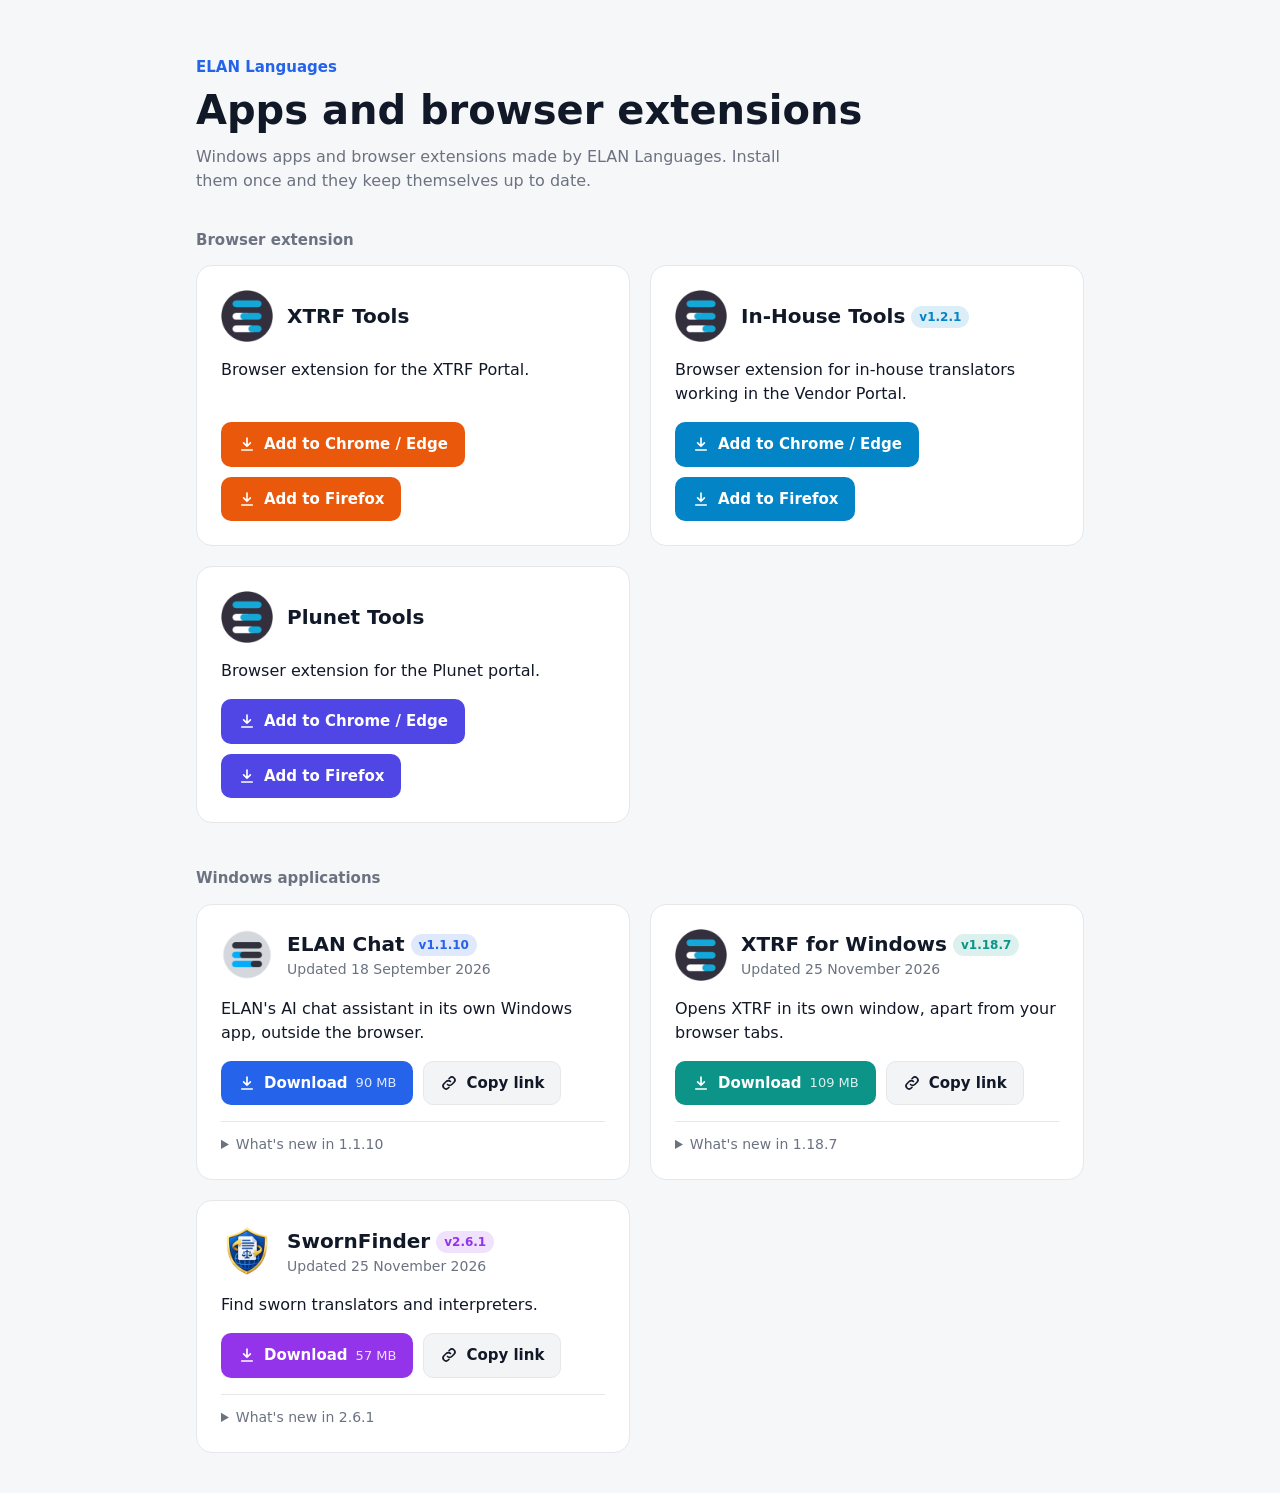
<file: docs/index.html>
<!doctype html>
<html lang="en">
<head>
  <meta charset="utf-8">
  <meta name="viewport" content="width=device-width, initial-scale=1">
  <title>ELAN Apps and Extensions</title>
  <meta name="description" content="Download the latest version of ELAN Languages Windows applications.">
  <link rel="icon" href="data:image/svg+xml,<svg xmlns='http://www.w3.org/2000/svg' viewBox='0 0 32 32'><rect width='32' height='32' rx='8' fill='white'/><path d='M7 9h18M7 16h18M7 23h18' stroke='%2300a2e1' stroke-width='4' stroke-linecap='round'/></svg>">
  <style>
    :root {
      --bg: #f6f7f9; --card: #ffffff; --text: #111827; --muted: #6b7280; --border: #e5e7eb;
      --accent: #2563eb; --on-app: #ffffff; --soft: #f3f4f6;
    }
    @media (prefers-color-scheme: dark) {
      :root {
        --bg: #0f1115; --card: #181b21; --text: #f3f4f6; --muted: #9ca3af; --border: #2a2f38;
        --accent: #3b82f6; --soft: #22262e;
      }
    }
    * { box-sizing: border-box; }
    body {
      margin: 0; background: var(--bg); color: var(--text);
      font: 16px/1.5 system-ui, -apple-system, "Segoe UI", Roboto, sans-serif;
    }
    .wrap { max-width: 920px; margin: 0 auto; padding: 56px 16px 40px; }
    header { margin-bottom: 36px; }
    .brand { font-size: 15px; font-weight: 600; color: var(--accent); }
    h1 { font-size: clamp(28px, 5vw, 40px); line-height: 1.15; margin: 8px 0 12px; }
    header p { color: var(--muted); margin: 0; max-width: 60ch; }
    section + section { margin-top: 44px; }
    section > h3 { font-size: 15px; font-weight: 600; color: var(--muted); margin: 0 0 14px; }

    .grid { display: grid; gap: 20px; grid-template-columns: repeat(auto-fill, minmax(min(100%, 400px), 1fr)); }
    .card {
      background: var(--card); border: 1px solid var(--border); border-radius: 16px; padding: 24px;
      display: flex; flex-direction: column; gap: 16px; transition: box-shadow .2s, border-color .2s;
    }
    #extensions .card:only-child { grid-column: 1 / -1; }
    .card:target { border-color: var(--app); box-shadow: 0 0 0 3px color-mix(in srgb, var(--app) 25%, transparent); }
    .top { display: flex; gap: 14px; align-items: center; }
    .logo {
      width: 52px; height: 52px; border-radius: 14px; flex: none; display: grid; place-items: center;
      background: var(--app); color: var(--on-app); font-weight: 700; font-size: 20px;
    }
    .logo:has(img) { background: none; }
    .logo img { width: 100%; height: 100%; object-fit: contain; }
    .card h2 { font-size: 20px; margin: 0; }
    .meta { color: var(--muted); font-size: 14px; }
    .version {
      display: inline-block; font-size: 12px; font-weight: 600; padding: 2px 8px; border-radius: 999px;
      background: color-mix(in srgb, var(--app) 14%, transparent); color: var(--app); margin-left: 6px; vertical-align: 2px;
    }
    .desc { margin: 0; }
    .actions { display: flex; gap: 10px; flex-wrap: wrap; margin-top: auto; }
    .btn {
      display: inline-flex; align-items: center; gap: 8px; border-radius: 10px; padding: 10px 16px;
      font: inherit; font-weight: 600; font-size: 15px; text-decoration: none; cursor: pointer; border: 1px solid transparent;
    }
    .btn-primary { background: var(--app); color: var(--on-app); }
    .btn-primary:hover { filter: brightness(1.08); }
    .btn-ghost { background: var(--soft); color: var(--text); border-color: var(--border); }
    .btn-ghost:hover { border-color: var(--muted); }
    .btn svg { width: 18px; height: 18px; }
    .size { font-weight: 400; opacity: .85; font-size: 13px; }

    details { border-top: 1px solid var(--border); padding-top: 12px; font-size: 14px; }
    summary { cursor: pointer; color: var(--muted); font-weight: 500; }
    .notes { margin-top: 10px; }
    .notes ul { padding-left: 20px; margin: 6px 0; }
    .notes p { margin: 6px 0; }
    .notes a, .notes-link { color: var(--accent); }

    .skeleton { color: var(--muted); }
    .error { color: var(--muted); font-size: 14px; }

    .toast {
      position: fixed; left: 50%; bottom: 24px; transform: translate(-50%, 20px); opacity: 0;
      background: var(--text); color: var(--bg); padding: 10px 16px; border-radius: 10px; font-size: 14px;
      transition: opacity .2s, transform .2s; pointer-events: none;
    }
    .toast.show { opacity: 1; transform: translate(-50%, 0); }

    a:focus-visible, .btn:focus-visible, summary:focus-visible {
      outline: 2px solid var(--accent); outline-offset: 2px; border-radius: 10px;
    }
    @media (prefers-reduced-motion: reduce) {
      .card, .toast { transition: none; }
      .toast { transform: translate(-50%, 0); }
    }
  </style>
</head>
<body>
  <div class="wrap">
    <header>
      <div class="brand">ELAN Languages</div>
      <h1>Apps and browser extensions</h1>
      <p>Windows apps and browser extensions made by ELAN Languages. Install them once and they keep themselves up to date.</p>
    </header>

    <main>
      <noscript><p class="error">This page needs JavaScript to list the downloads.
        <a class="notes-link" href="https://github.com/elanlanguages/Public-Releases/releases">See all downloads on GitHub</a>.</p></noscript>
      <section>
        <h3>Browser extension</h3>
        <div class="grid" id="extensions"></div>
      </section>
      <section>
        <h3>Windows applications</h3>
        <div class="grid" id="apps"><p class="skeleton">Loading applications…</p></div>
      </section>
    </main>
  </div>
  <div class="toast" id="toast">Link copied</div>

  <script src="apps.js?v=7"></script>
  <script>
    const ICON_DOWNLOAD = '<svg viewBox="0 0 24 24" fill="none" stroke="currentColor" stroke-width="2.2" stroke-linecap="round" stroke-linejoin="round"><path d="M12 4v11m0 0-4.5-4.5M12 15l4.5-4.5M5 20h14"/></svg>';
    const ICON_LINK = '<svg viewBox="0 0 24 24" fill="none" stroke="currentColor" stroke-width="2.2" stroke-linecap="round" stroke-linejoin="round"><path d="M10 14a4 4 0 0 0 5.7 0l3-3a4 4 0 0 0-5.7-5.7l-1 1"/><path d="M14 10a4 4 0 0 0-5.7 0l-3 3a4 4 0 0 0 5.7 5.7l1-1"/></svg>';

    const escapeHtml = (s) => s.replace(/[&<>"']/g, (c) => ({ "&": "&amp;", "<": "&lt;", ">": "&gt;", '"': "&quot;", "'": "&#39;" }[c]));

    // Minimal Markdown renderer for release notes (lists, bold, links, code).
    function renderMarkdown(md) {
      const inline = (s) => escapeHtml(s)
        .replace(/\*\*(.+?)\*\*/g, "<strong>$1</strong>")
        .replace(/`(.+?)`/g, "<code>$1</code>")
        .replace(/\[(.+?)\]\((https?:\/\/[^\s)]+)\)/g, '<a href="$2">$1</a>');
      let html = "", inList = false;
      for (const raw of md.split(/\r?\n/)) {
        const line = raw.trim();
        const item = line.match(/^[-*]\s+(.*)/);
        if (item) {
          if (!inList) { html += "<ul>"; inList = true; }
          html += `<li>${inline(item[1])}</li>`;
          continue;
        }
        if (inList) { html += "</ul>"; inList = false; }
        if (line) html += `<p>${inline(line.replace(/^#+\s*/, ""))}</p>`;
      }
      return html + (inList ? "</ul>" : "");
    }

    const formatSize = (b) => `${Math.round(b / 1048576)} MB`;
    const formatDate = (d) => new Date(d).toLocaleDateString("en-GB", { day: "numeric", month: "long", year: "numeric" });
    const permalink = (app) => new URL(`download.html?app=${app.id}`, location.href).href;

    const logo = (item) => `<div class="logo" aria-hidden="true">${item.icon ? `<img src="${item.icon}" alt="">` : initials(item.name)}</div>`;
    const initials = (name) => name.split(/\s+/).filter((w) => /^[A-Z]/.test(w)).map((w) => w[0]).join("").slice(0, 2);

    function newCard(item) {
      const el = document.createElement("article");
      el.className = "card";
      el.id = item.id;
      el.style.setProperty("--app", item.color);
      return el;
    }

    function card(app, info) {
      const el = newCard(app);
      el.innerHTML = `
        <div class="top">
          ${logo(app)}
          <div>
            <h2>${escapeHtml(app.name)}<span class="version">v${info.version}</span></h2>
            <div class="meta">Updated ${formatDate(info.date)}</div>
          </div>
        </div>
        <p class="desc">${escapeHtml(app.description)}</p>
        <div class="actions">
          <a class="btn btn-primary" href="${info.url}">${ICON_DOWNLOAD} Download <span class="size">${formatSize(info.size)}</span></a>
          <button class="btn btn-ghost" type="button" data-copy="${permalink(app)}">${ICON_LINK} Copy link</button>
        </div>
        ${info.notes ? `
        <details>
          <summary>What's new in ${info.version}</summary>
          <div class="notes">${renderMarkdown(info.notes)}</div>
        </details>` : ""}`;
      return el;
    }

    // Stores with a fixed URL, plus those whose .xpi was found in the releases,
    // the visitor's own browser first.
    const IS_FIREFOX = /firefox/i.test(navigator.userAgent);
    function storeLinks(ext, releases) {
      return ext.stores
        .map((s) => (s.url ? s : { ...s, url: releases && resolveApp({ channel: s.channel, ext: "xpi" }, releases)?.url }))
        .filter((s) => s.url)
        .sort((a, b) => ((b.label === "Firefox") - (a.label === "Firefox")) * (IS_FIREFOX ? 1 : -1));
    }

    function extensionCard(ext, releases) {
      const stores = storeLinks(ext, releases);
      // Version of the newest .xpi published here, when there is one (store-only extensions have none).
      const version = releases && ext.stores.map((s) => s.channel && resolveApp({ channel: s.channel, ext: "xpi" }, releases)?.version).find(Boolean);
      const el = newCard(ext);
      el.innerHTML = `
        <div class="top">
          ${logo(ext)}
          <div>
            <h2>${escapeHtml(ext.name)}${version ? `<span class="version">v${version}</span>` : ""}</h2>
          </div>
        </div>
        <p class="desc">${escapeHtml(ext.description)}</p>
        <div class="actions">
          ${stores.map((s) => `<a class="btn btn-primary" href="${s.url}">${ICON_DOWNLOAD} Add to ${escapeHtml(s.label)}</a>`).join("")}
        </div>`;
      return el;
    }

    function showToast(text) {
      const t = document.getElementById("toast");
      t.textContent = text;
      t.classList.add("show");
      clearTimeout(showToast.timer);
      showToast.timer = setTimeout(() => t.classList.remove("show"), 1800);
    }

    document.addEventListener("click", async (e) => {
      const btn = e.target.closest("[data-copy]");
      if (!btn) return;
      try {
        await navigator.clipboard.writeText(btn.dataset.copy);
        showToast("Download link copied — it always points to the latest version");
      } catch {
        prompt("Copy this link:", btn.dataset.copy);
      }
    });

    function renderExtensions(releases) {
      document.getElementById("extensions").replaceChildren(...EXTENSIONS.map((ext) => extensionCard(ext, releases)));
    }
    renderExtensions(null);

    (async () => {
      const container = document.getElementById("apps");
      try {
        const releases = await fetchReleases();
        renderExtensions(releases);
        container.innerHTML = "";
        for (const app of APPS) {
          const info = resolveApp(app, releases);
          if (info) container.appendChild(card(app, info));
        }
        if (!container.children.length) throw new Error("no installers found");
        if (location.hash) document.getElementById(location.hash.slice(1))?.scrollIntoView({ block: "center" });
      } catch {
        container.innerHTML = `<p class="error">The application list could not be loaded right now.
          <a class="notes-link" href="https://github.com/${REPO}/releases">See downloads on GitHub</a>.</p>`;
      }
    })();
  </script>
</body>
</html>
</file>
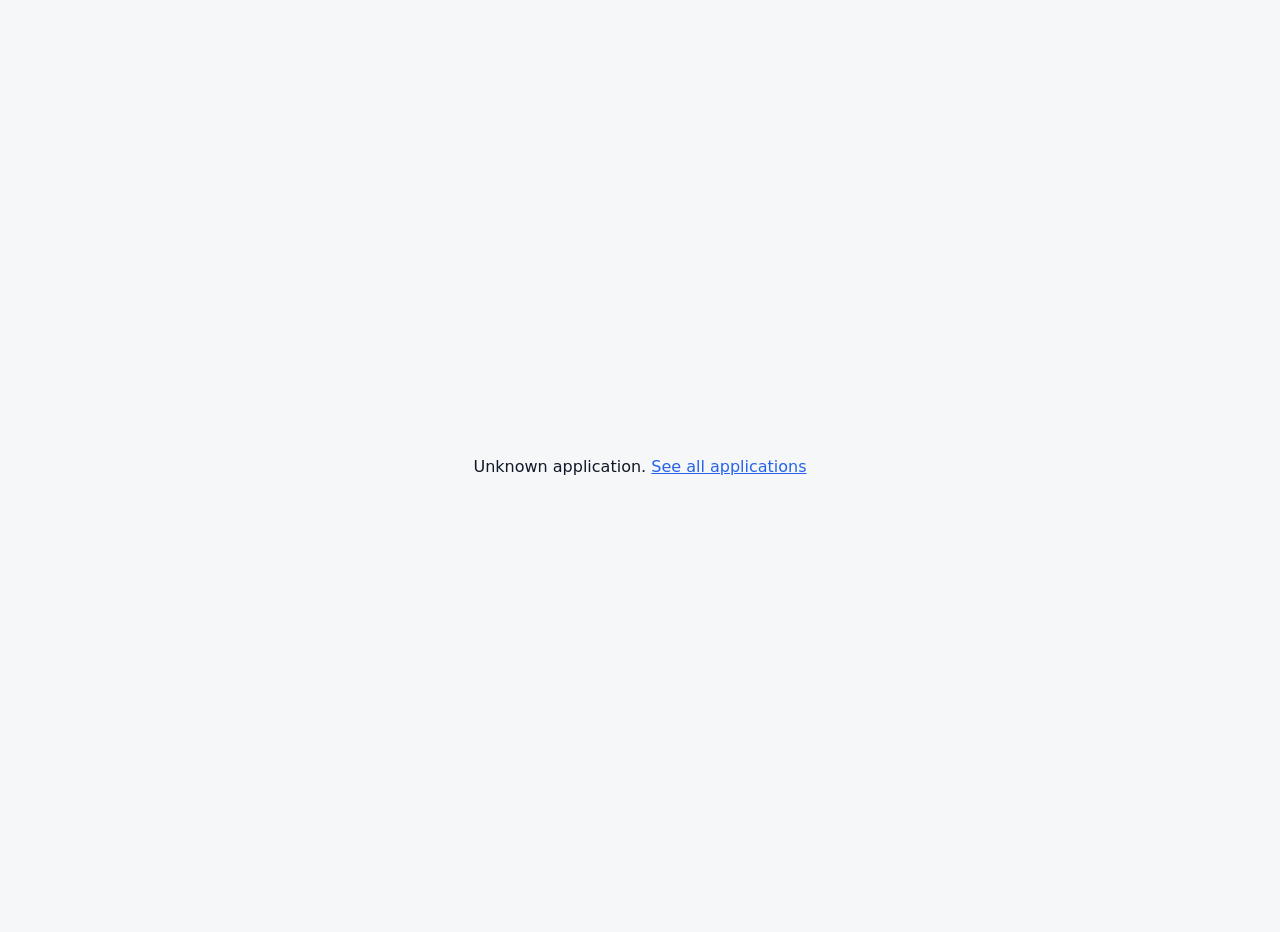
<file: docs/download.html>
<!doctype html>
<html lang="en">
<head>
  <meta charset="utf-8">
  <meta name="viewport" content="width=device-width, initial-scale=1">
  <meta name="robots" content="noindex">
  <title>Downloading…</title>
  <link rel="icon" href="data:image/svg+xml,<svg xmlns='http://www.w3.org/2000/svg' viewBox='0 0 32 32'><rect width='32' height='32' rx='8' fill='white'/><path d='M7 9h18M7 16h18M7 23h18' stroke='%2300a2e1' stroke-width='4' stroke-linecap='round'/></svg>">
  <style>
    :root { --bg: #f6f7f9; --text: #111827; --accent: #2563eb; --font: system-ui, -apple-system, "Segoe UI", sans-serif; }
    @media (prefers-color-scheme: dark) {
      :root { --bg: #0f1115; --text: #f3f4f6; --accent: #3b82f6; }
    }
    body { font-family: var(--font); background: var(--bg); color: var(--text);
           display: grid; place-items: center; min-height: 100vh; margin: 0; padding: 16px; text-align: center; }
    a { color: var(--accent); }
    a:focus-visible { outline: 2px solid var(--accent); outline-offset: 2px; }
  </style>
</head>
<body>
  <p id="msg">Preparing download…</p>
  <noscript><p><a href="https://github.com/elanlanguages/Public-Releases/releases">See all downloads on GitHub</a></p></noscript>
  <script src="apps.js?v=7"></script>
  <script>
    // Permanent link: download.html?app=<id> redirects to the latest installer.
    (async () => {
      const msg = document.getElementById("msg");
      const id = new URLSearchParams(location.search).get("app");
      if (EXTENSIONS.some((e) => e.id === id)) {
        location.replace(`./#${id}`);
        return;
      }
      const app = APPS.find((a) => a.id === id);
      if (!app) {
        msg.innerHTML = 'Unknown application. <a href="./">See all applications</a>';
        return;
      }
      try {
        const info = resolveApp(app, await fetchReleases());
        if (!info) throw new Error("not found");
        msg.innerHTML = `Downloading ${app.name} ${info.version}… ` +
          `<br><br>If nothing happens, <a href="${info.url}">click here</a>.`;
        location.replace(info.url);
      } catch {
        msg.innerHTML = `The latest version of ${app.name} could not be found.` +
          `<br><br><a href="${RELEASE_PAGE(app.channel)}">Open the download page on GitHub</a>`;
      }
    })();
  </script>
</body>
</html>
</file>
